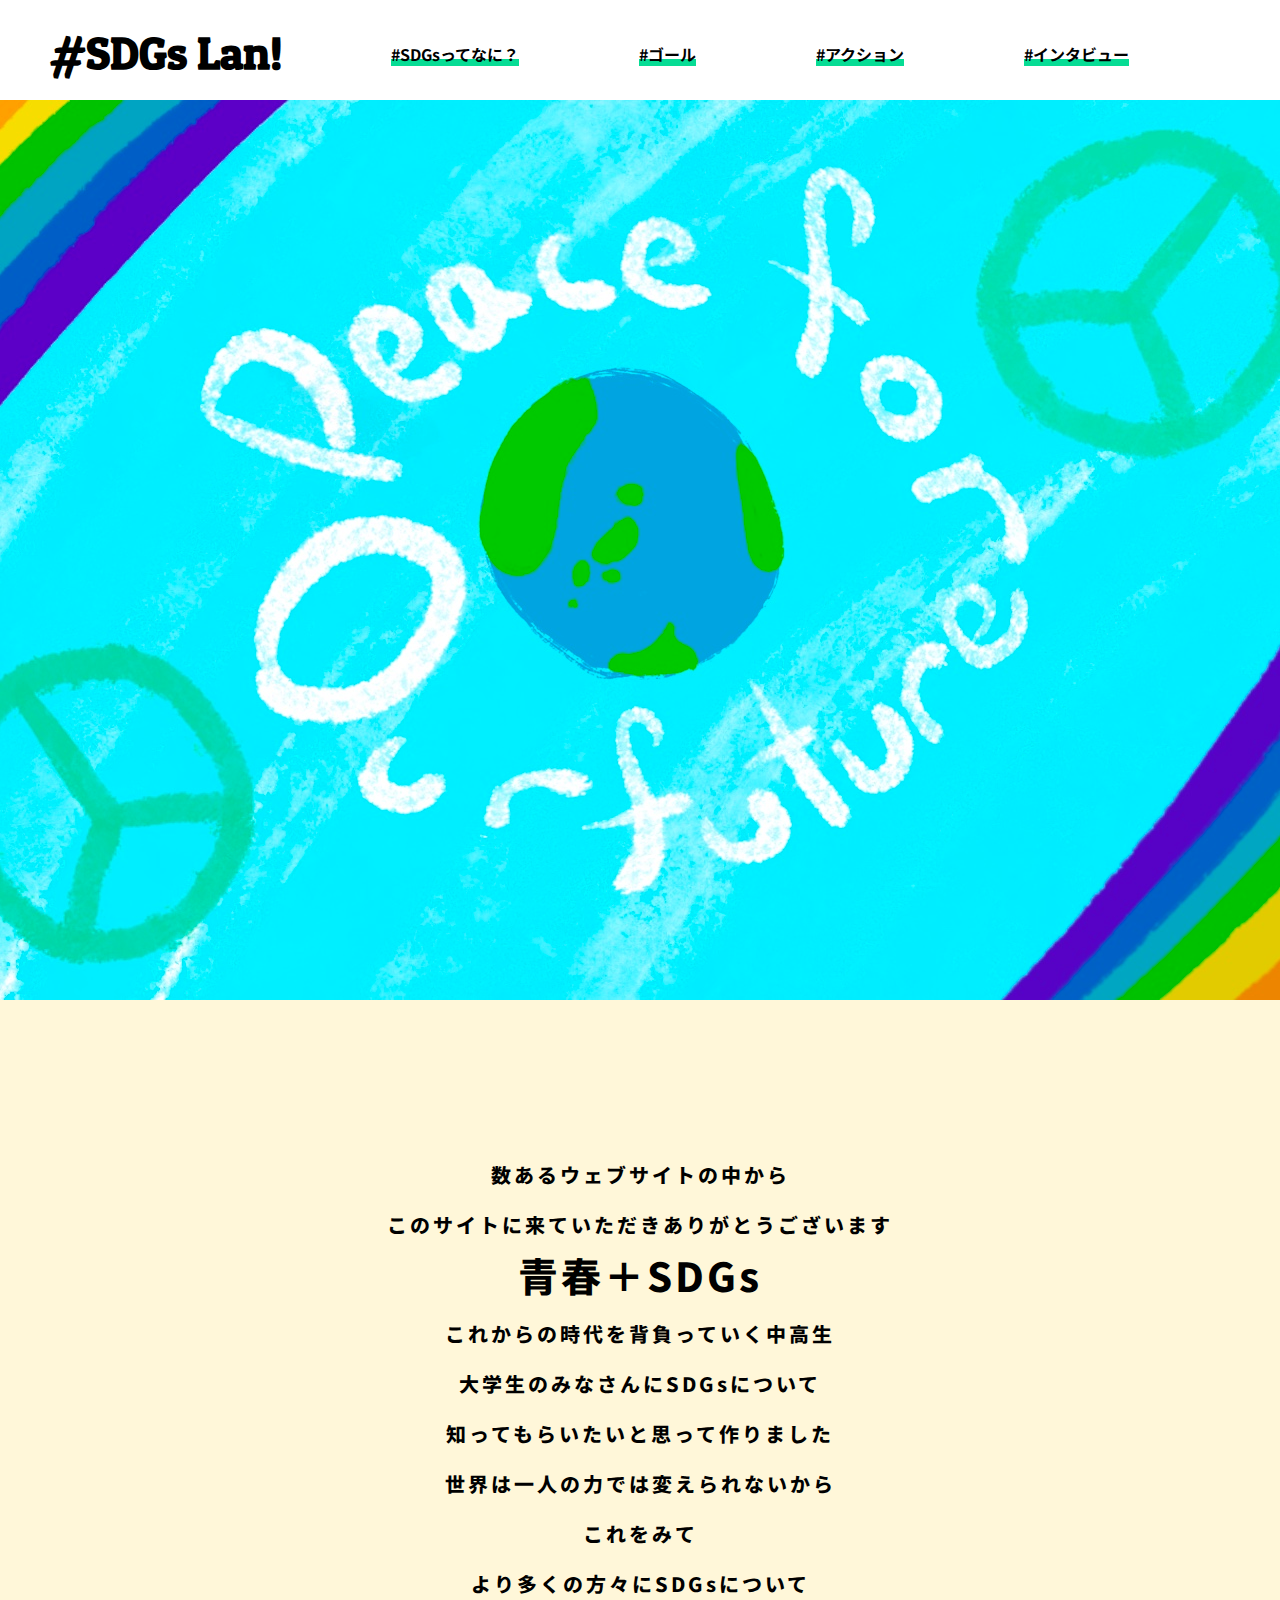
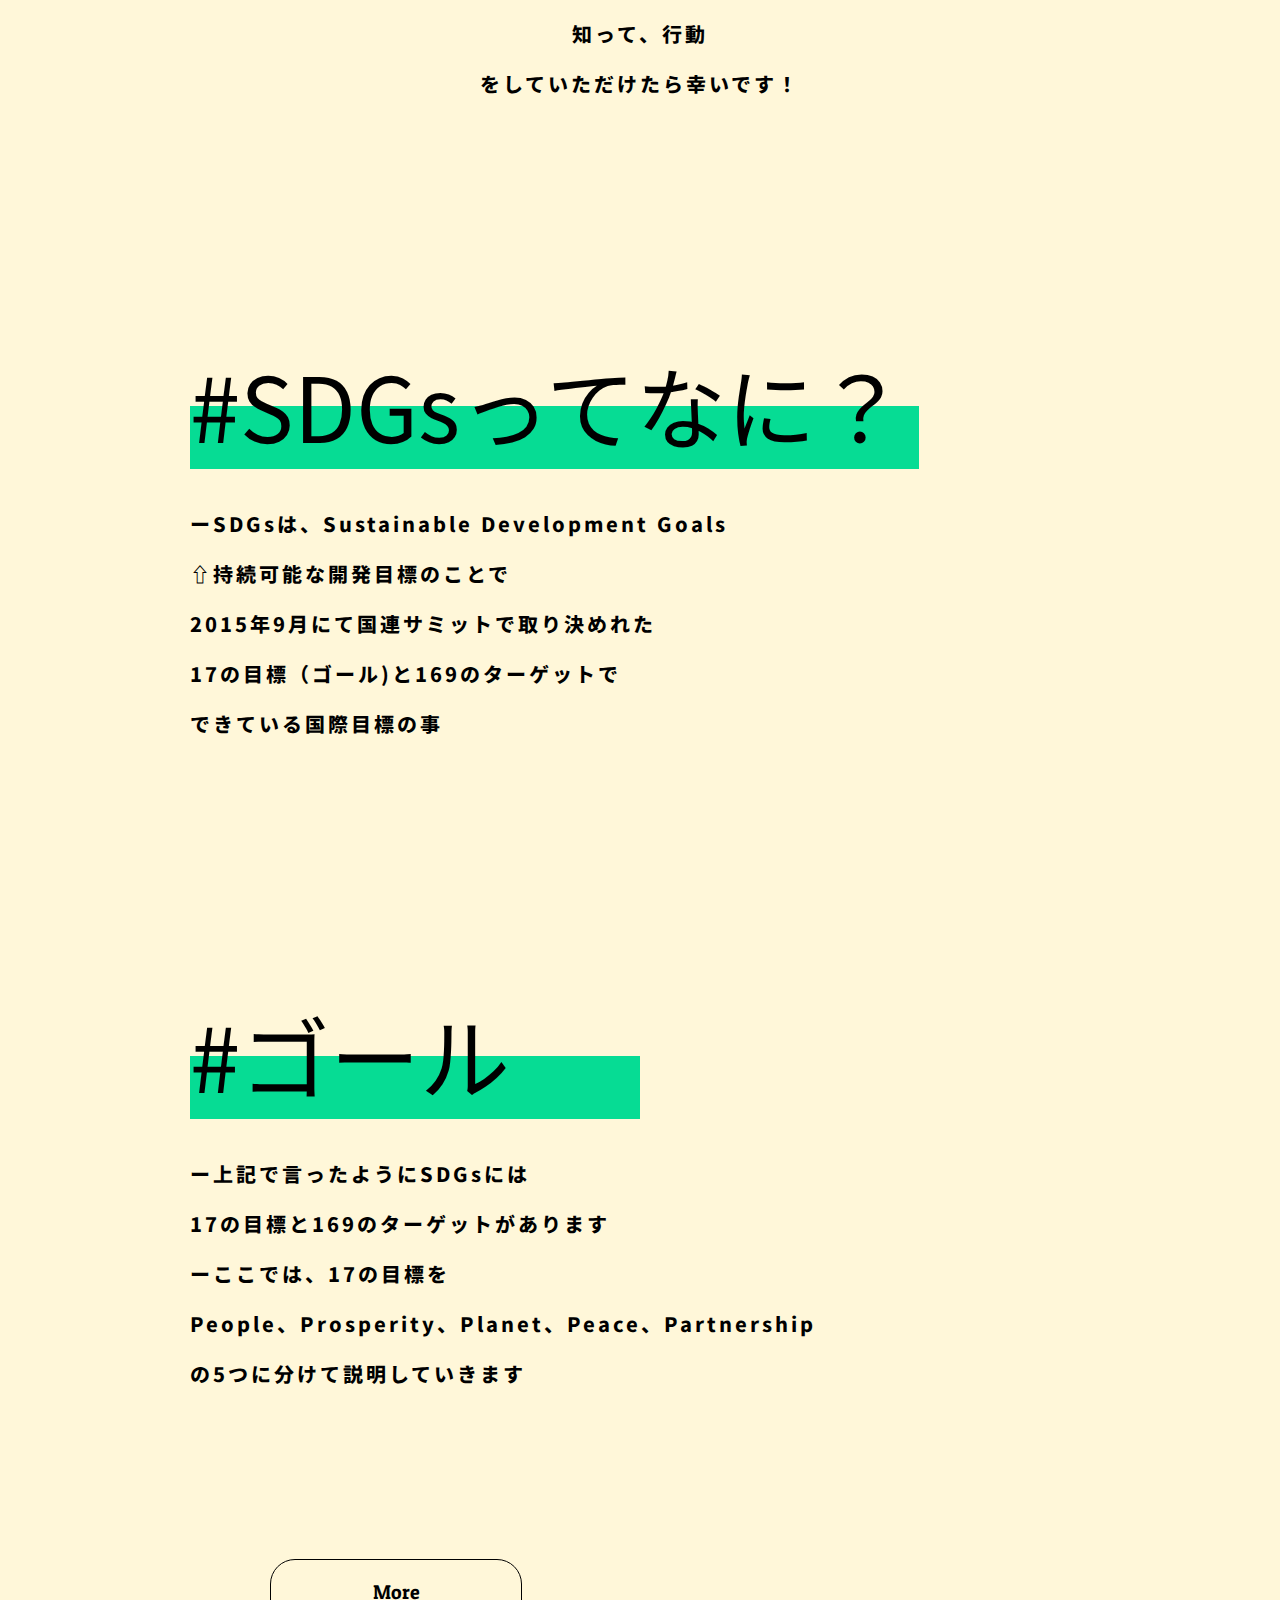
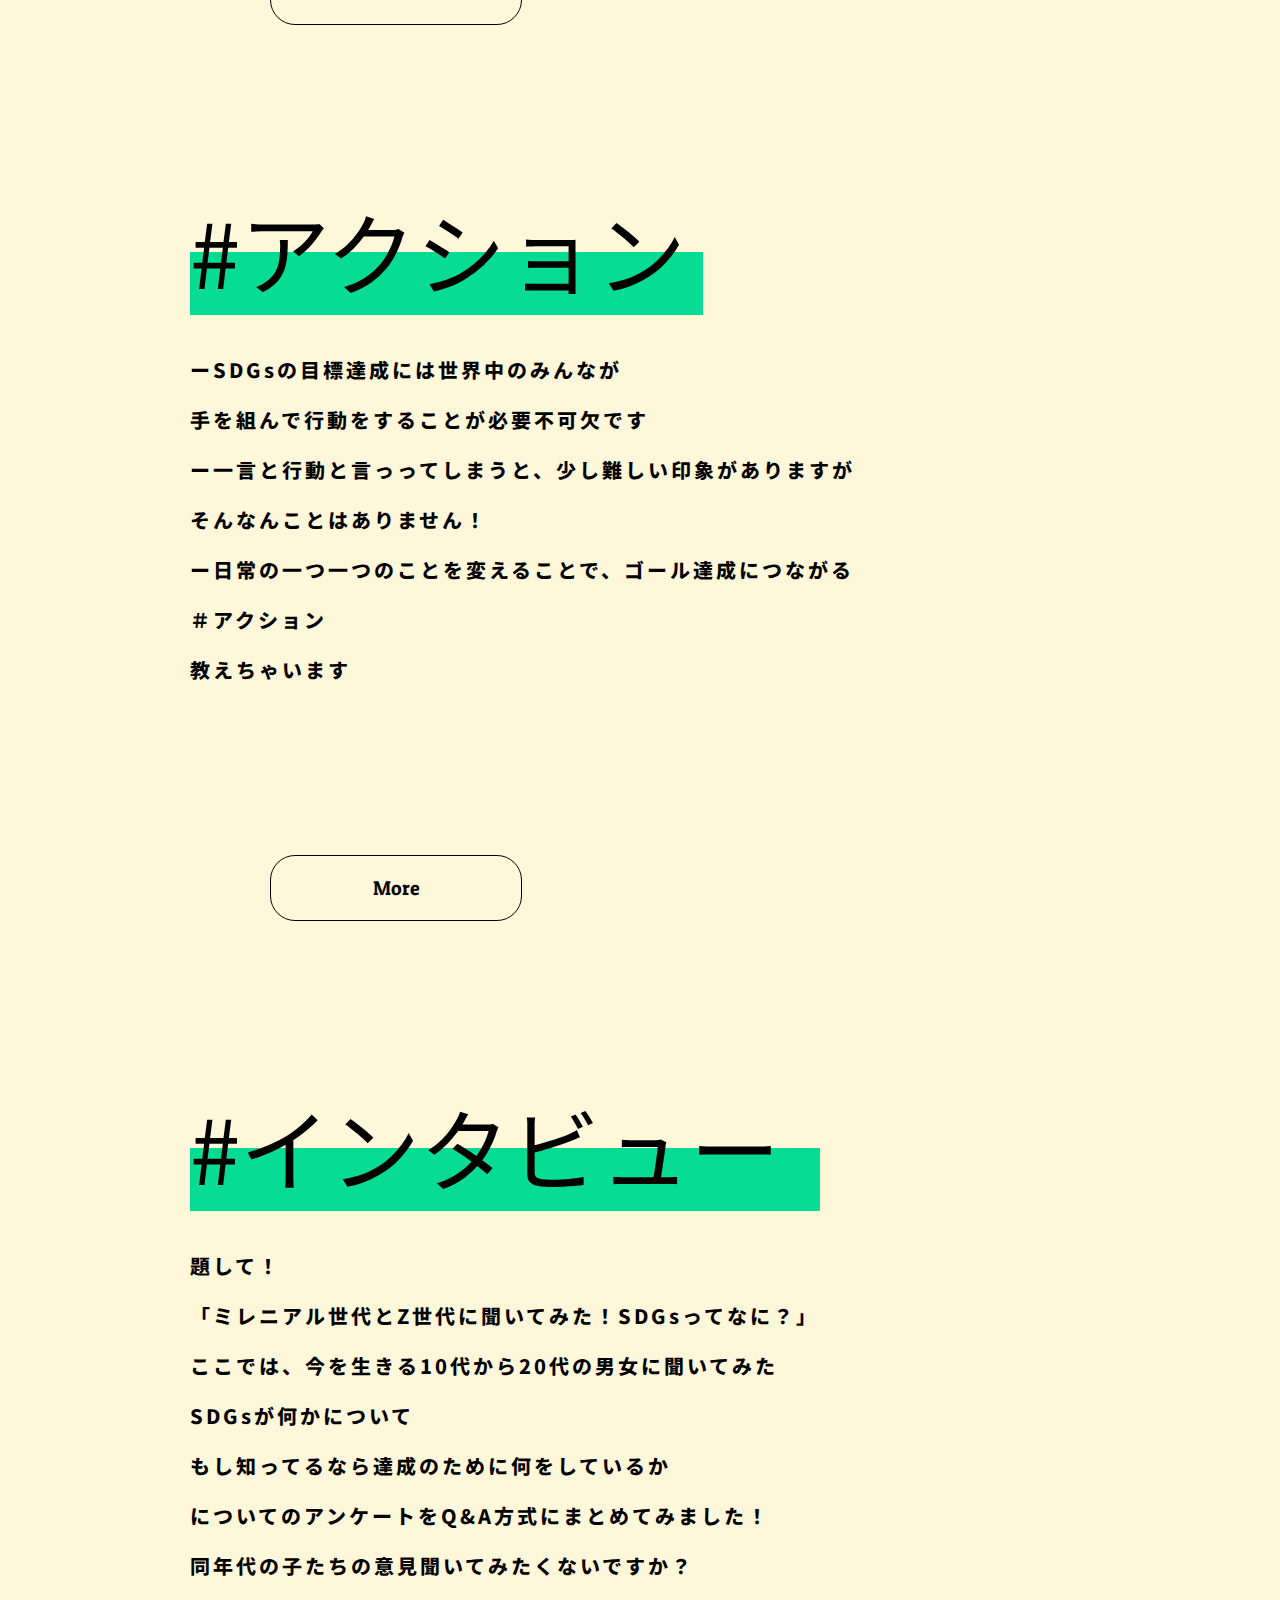
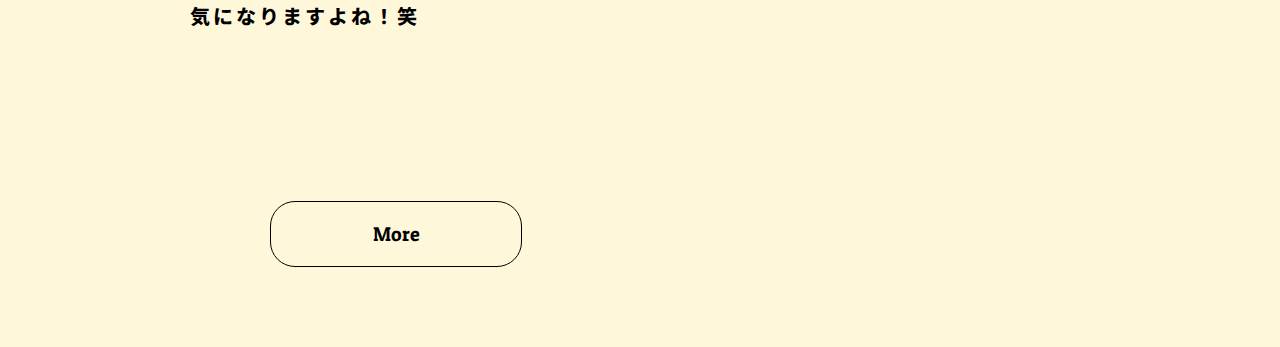
<file: index.html>
<!DOCTYPE html>

<head>
    <meta charset="UTF-8">
    <meta name="viewport" content="width = device-width, initial-scale = 1.0, minimum-scale = 1.0">
    <title>#SDGs Lan!</title>
    <link rel="stylesheet" href="style.css">
    <link rel="preconnect" href="https://fonts.gstatic.com">
    <link href="https://fonts.googleapis.com/css2?family=Patua+One&display=swap" rel="stylesheet">
    <link rel="preconnect" href="https://fonts.gstatic.com">
    <link href="https://fonts.googleapis.com/css2?family=Kiwi+Maru:wght@300&family=Patua+One&display=swap" rel="stylesheet">
    <link href="https://fonts.adobe.com/fonts/ta-kaku-shadow#about-section">
    <link href="https://fonts.adobe.com/fonts/rampart-one#details-section+rampart-one-regular">
    <link rel="preconnect" href="https://fonts.gstatic.com">
    <link href="https://fonts.googleapis.com/css2?family=Patua+One&display=swap" rel="stylesheet">
    <link rel="preconnect" href="https://fonts.gstatic.com">
<link href="https://fonts.googleapis.com/css2?family=Noto+Sans+JP:wght@300;500&display=swap" rel="stylesheet">
    <link rel="preconnect" href="https://fonts.gstatic.com">
<link href="https://fonts.googleapis.com/css2?family=Noto+Sans+JP:wght@300&display=swap" rel="stylesheet">


    


</head>

<body id="section_1">

    <div id="header">
            <h1>#SDGs Lan!</h1>
            <nav>

            <ul id ="first">
                <li class="nav_item"><a href="#section_whatsdgs">#SDGsってなに？</a></li>
                <li class="nav_item"><a href="#section_goal">#ゴール</a></li>
                <li class="nav_item"><a href="#section_action">#アクション</a></li>
                <li class="nav_item"><a href="#section_interview">#インタビュー</a></li>
            </ul>
        </nav>


    </div>

    <div class="main-visual"></div>



    <main>

        <div id="introduction">
            <div class="wrapper">
                <div class="bold">
                    <p>数あるウェブサイトの中から<br>このサイトに来ていただきありがとうございます<br><span>青春＋SDGs</span><br>これからの時代を背負っていく中高生<br>大学生のみなさんにSDGsについて<br>知ってもらいたいと思って作りました<br>世界は一人の力では変えられないから<br>これをみて<br>より多くの方々にSDGsについて<br>知って、行動<br>をしていただけたら幸いです！<br></p>
                </div>
            </div>
        </div>

        <section id="section_whatsdgs">
            <div class="wrapper">
                <div id="whatsedgs">
                    <div id="title_sdgs">
                        <h2>#SDGsってなに？</h2>
                    </div>

                    <p>
                        ーSDGsは、Sustainable Development Goals<br>⇧持続可能な開発目標のことで<br>2015年9月にて国連サミットで取り決めれた<br>17の目標（ゴール)と169のターゲットで<br>できている国際目標の事
                    </p>


                </div>
            </div>
        </section>

        <section id="section_goal">
            <div class="wrapper">
                <div id="goals_main">

                    <div id="title_goals_main">
                        <h2>#ゴール</h2>
                    </div>

                    <p>
                       ー上記で言ったようにSDGsには<br>17の目標と169のターゲットがあります<br>ーここでは、17の目標を<br>People、Prosperity、Planet、Peace、Partnership<br>の5つに分けて説明していきます

                    </p>

                    <a href="goals.html" target="_blank" class="btntextchange">More</a>

                </div>
            </div>
        </section>

        <section id="section_action">
            <div class="wrapper">
                <div id="action_main">

                    <div id="title_action">
                        <h2>#アクション</h2>
                    </div>

                    <p>
                       ーSDGsの目標達成には世界中のみんなが<br>手を組んで行動をすることが必要不可欠です<br>ー一言と行動と言っってしまうと、少し難しい印象がありますが<br>そんなんことはありません！<br>ー日常の一つ一つのことを変えることで、ゴール達成につながる<br>＃アクション<br>教えちゃいます
                    </p>

                    <a href="action.html" target="_blank" class="btntextchange">More</a>
                </div>
            </div>
        </section>

        <section id="section_interview">
            <div class="wrapper">
                <div id="interview_main">

                    <div id="title_interview">
                        <h2>#インタビュー</h2>
                    </div>

                    <p>
                        題して！<br>「ミレニアル世代とZ世代に聞いてみた！SDGsってなに？」<br>ここでは、今を生きる10代から20代の男女に聞いてみた<br>SDGsが何かについて<br>もし知ってるなら達成のために何をしているか<br>についてのアンケートをQ&A方式にまとめてみました！<br>同年代の子たちの意見聞いてみたくないですか？<br>気になりますよね！笑

                    </p>

                    <a href="interview.html" target="_blank" class="btntextchange">More</a>

                </div>
            </div>
        </section>


    </main>

</body>
</file>
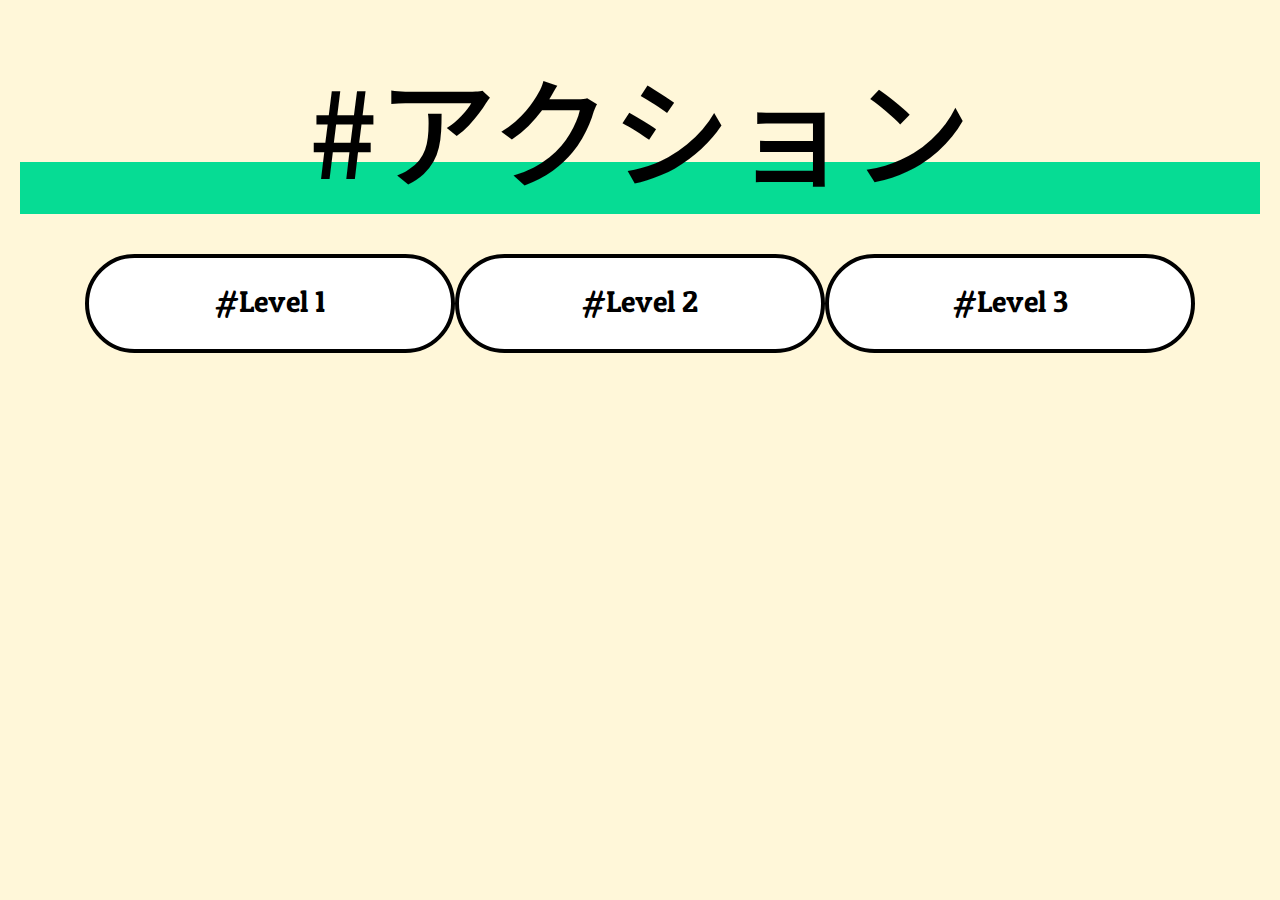
<file: action.html>
<!DOCTYPE html>


<head>
    <meta charset="UTF-8">
    <meta name="viewport" content="width = device-width, initial-scale = 1.0, minimum-scale = 1.0">
    <title>
        #SDGs Lan!-#Action
    </title>
    <link rel="stylesheet" href="style.css">
    <link rel="preconnect" href="https://fonts.gstatic.com">
    <link href="https://fonts.googleapis.com/css2?family=Noto+Sans+JP:wght@300;500&display=swap" rel="stylesheet">
    <link rel="preconnect" href="https://fonts.gstatic.com">
    <link href="https://fonts.googleapis.com/css2?family=Noto+Sans+JP:wght@100&display=swap" rel="stylesheet">
    <link rel="preconnect" href="https://fonts.gstatic.com">
    <link href="https://fonts.googleapis.com/css2?family=Comfortaa:wght@700&family=Londrina+Shadow&family=M+PLUS+Rounded+1c:wght@500&family=Patua+One&family=Train+One&display=swap" rel="stylesheet">
</head>

<body id="section_3">
    <div class="midashi">
        <h2>#アクション</h2>
    </div>

    <ul id="third">
        <li>
            <a href="#level_1">#Level 1</a>
        </li>
        <!--はじめに「全て」ボタンに現在地表示をつけるためactive というクラス名を付与-->
        <li>
            <a href="#level_2">#Level 2</a>
        </li>
        <li>
            <a href="#level_3">#Level 3</a>
        </li>
    </ul>
    
<div id="level_1">
    <action_box_1>
        <div class="action_title">
            
        </div>
        
    
    </action_box_1>
</div>
    

</body>
</file>
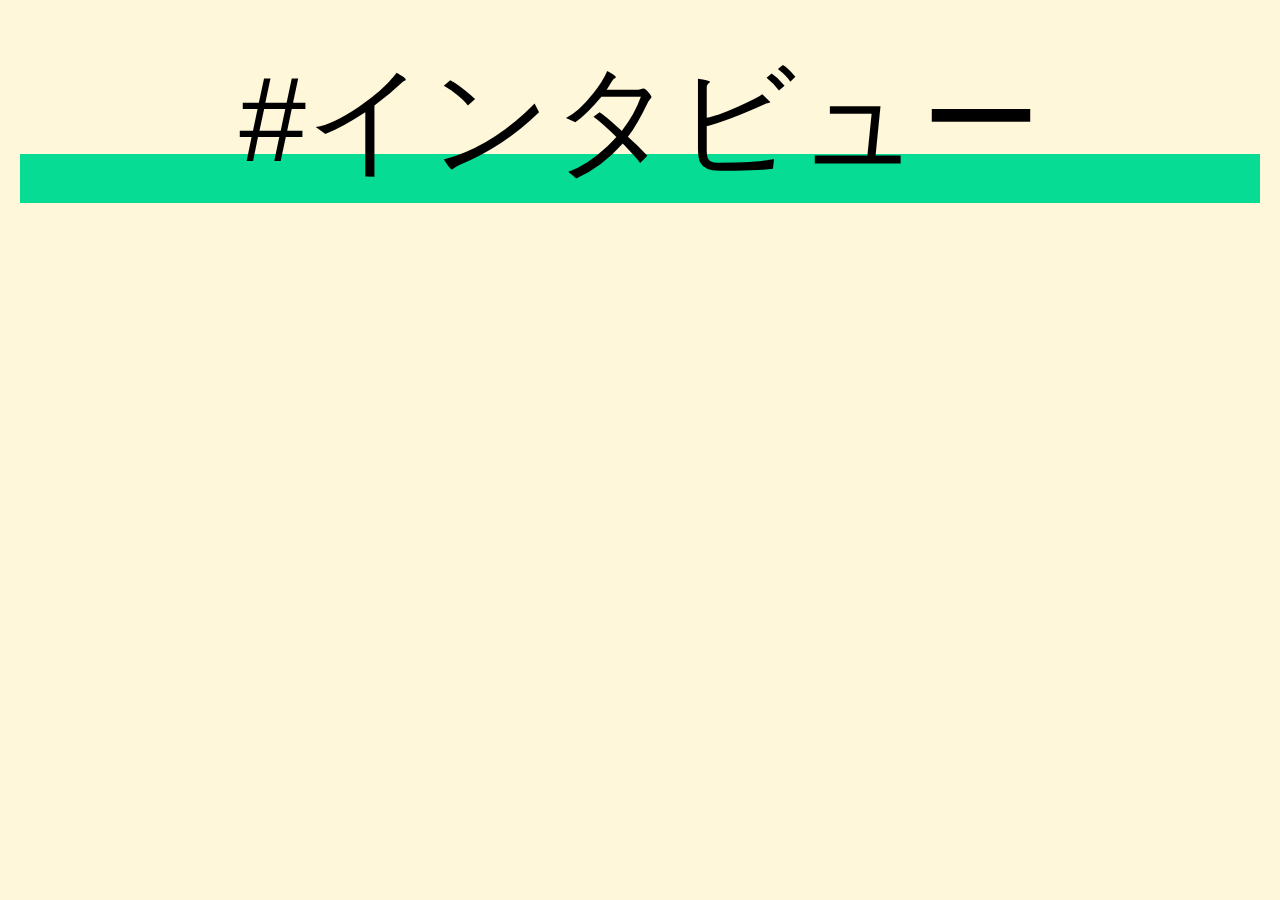
<file: interview.html>
<head>
   <meta charset="UTF-8">
    <meta name="viewport" content="width = device-width, initial-scale = 1.0, minimum-scale = 1.0"> 
    <title>
        #SDGs Lan!-#Interview
    </title>
    <link rel="stylesheet" href="style.css">
</head>

<body id="section_4">
    <div class="midashi">
        <h2>#インタビュー</h2>
    </div>
</body>
</file>
<file: style.css>
* {
    padding: 0;
    margin: 0;
}

#section_1 {
    background-color: #FFF7D9;
}

#header {
    background-color: #fff;
    width: 100%;
    height: 100px;
    overflow: hidden;

}

#first {
    overflow: hidden;
}

#first li {
    float: left;
    list-style-type: none;
    margin-top: 2px;
    text-align: right;
}

#first li a {
    text-decoration: none;
    font-weight: bold;
    color: #000;
    display: block;
    margin: 40px 60px 0px;
    font-family: 'Noto Sans JP', sans-serif;
    background: linear-gradient(transparent 70%, #06DC94 0%);
    font-size: 25pxs;
}

#first a:hover {
    color: #808080;
}





.main-visual {
    background: url("img/sdgshero.jpg")0 0 no-repeat;
    width: 100vw;
    height: 100vh;
    background-size: cover;
    background-position: center;
}


.wrapper {
    width: 900px;
    margin: auto;
}

#header h1 {
    float: left;
    color: #f9f9f9;
    margin-right: 48px;
    margin-top: 25px;
    margin-left: 50px;
    color: #000;
    font-size: 45px;
    font-family: 'Patua One', cursive;
    font-weight: 500px;


}

#title_sdgs h2 {
    color: #000;
    font-size: 90px;
    font-style: normal;
    font-weight: 400;
    padding-top: 80px;
    font-family: 'Noto Sans JP', sans-serif;
    background: linear-gradient(transparent 70%, #06DC94 0%);
    width: 81%;

}

#title_goals_main h2 {
    color: #000;
    font-size: 90px;
    font-style: normal;
    font-weight: 400;
    padding-top: 80px;
    font-family: 'Noto Sans JP', sans-serif;
    background: linear-gradient(transparent 70%, #06DC94 0%);
    width: 50%;

}

#title_action h2 {
    color: #000;
    font-size: 90px;
    font-style: normal;
    font-weight: 400;
    padding-top: 80px;
    font-family: 'Noto Sans JP', sans-serif;
    background: linear-gradient(transparent 70%, #06DC94 0%);
    width: 57%;

}

#title_interview h2 {
    color: #000;
    font-size: 90px;
    font-style: normal;
    font-weight: 400;
    padding-top: 80px;
    font-family: 'Noto Sans JP', sans-serif;
    background: linear-gradient(transparent 70%, #06DC94 0%);
    width: 70%;

}

p {
    margin-top: 30px;
    color: #000;
    font-size: 20px;
    font-family: 'Noto Sans JP', sans-serif;
    font-style: normal;
    font-weight: 800;
    line-height: 50px;
    letter-spacing: 3px;
    margin-bottom: 80px;
}

ul li a:hover {
    color: #06DC94;
}

#introduction {
    text-align: center;
    text-decoration: bold;
    font-size: 25px;
    margin-top: 150px;
    margin-bottom: 150px;
}

#section_whatsdgs {
    padding-bottom: 80px;
}

#section_goal {}

#section_action {}

#section_interview {}

.btntextchange {
    /*テキストの基点とするためrelativeを指定*/
    position: relative;
    /*ボタンの形状*/
    border: 1px solid #000;
    border-radius: 25px;
    min-width: 210px;
    padding: 20px;
    text-align: center;
    display: inline-block;
    text-decoration: none;
    color: #000;
    outline: none;
    /*アニメーションの指定*/
    transition: all .2s;
    margin: 80px;
    font-family: 'Patua One', cursive;
    font-size: 20px;
}

/*hoverした際の変化*/
.btntextchange:hover {
    background: #fff;
    color: #000;
}

.btntextchange:hover span:nth-child(2) {
    opacity: 1;
    /*不透明に*/
}

#section_2 {
    background-color: #FFF7D9;
}

.midashi h2 {
    text-align: center;
    font-size: 120px;
    margin: 20px;
    font-family: 'Noto Sans JP', sans-serif;
    font-weight: 500;
    font-style: normal;
    color: #000;
    background: linear-gradient(transparent 70%, #06DC94 0%);
    margin-top: 40px;
    margin-bottom: 40px;
}

#second {
    display: flex;
    justify-content: space-around;
    font-size: 30px;
    padding-right: 85px;
    padding-left: 85px;
}

#second li {
    list-style-type: none;
    width: 190px;
    border-radius: 60px;
    border: 4px solid #000;
    text-align: center;
    font-size: 27px;
    padding-top: 25px;
    padding-bottom: 30px;
    font-family: 'Patua One', cursive;
    color: #000;
    background-color: #fff;

}

#second li a {
    text-decoration: none;
    color: #000;
}

#second li:hover {
    background-color: #BEFC51;
}

.top-banner {
    display: flex;
    flex-wrap: wrap;
}

.top-banner li {
    width: calc(100%/4);
    /*←画像を横に4つ並べる場合*/
    padding: 0 5px;
    /*←画像の左右に5pxの余白を入れる場合*/
    box-sizing: border-box;
}

.top-banner li img {
    max-width: 100%;
    /*画像のはみだしを防ぐ*/
    height: auto;
    /*画像の縦横比を維持 */
    border: solid 1px #ccc;
    /*←画像を1pxのグレーの枠線で囲む指定の場合*/
}

.goals_box1 {
    width: 387px;
    height: 1100px;
    background-color: #fff;
    border: 3px solid #000;
    border-radius: 15px;
    margin: 40px 30px 20px;

}

.goals_box2 {
    height: 1200px;
    width: 387px;
    background-color: #fff;
    border: 2px solid #000;
    border-radius: 15px;
    margin: 40px 30px 20px;
}

.goals_box3 {
    height: 1300px;
    width: 387px;
    background-color: #fff;
    border: 2px solid #000;
    border-radius: 15px;
    margin: 40px 30px 20px;
}

.goals_box4 {
    height: 1400px;
    width: 387px;
    background-color: #fff;
    border: 2px solid #000;
    border-radius: 15px;
    margin: 40px 30px 20px;
}

.goals_title {
    font-size: 35px;
    padding: 20px;
    color: #000;
    font-family: 'Noto Sans JP', sans-serif;
    font-weight: 650;
}

.goals_group_1 {
    display: flex;
}

.goals_group_2 {
    display: flex;
}

.goals_group_3 {
    display: flex;
}

.goals_group_4 {
    display: flex;
}

.goals_group_5 {
    display: flex;
}

.goals_group_6 {}

.goals_group_7 {}


#one {
    background: linear-gradient(transparent 70%, #D12C29 0%);
    width: 64%;

}

#two {
    background: linear-gradient(transparent 70%, #CDA836 0%);
    width: 55%;
}

#three {
    background: linear-gradient(transparent 70%, #439548 0%);
    width: 55%;
}

#fourth {
    background: linear-gradient(transparent 70%, #B22B2F 0%);
    width: 55%;
}

#fifth {
    background: linear-gradient(transparent 70%, #D8422B 0%);
    width: 64%;
}

#sixth {
    background: linear-gradient(transparent 70%, #4BA3D2 0%);
    width: 73%;
}

#seventh {
    background: linear-gradient(transparent 70%, #F1C043 0%);
    width: 55%;
}

#eighth {
    background: linear-gradient(transparent 70%, #8A1F33 0%);
    width: 46%;
}

#nineth {
    background: linear-gradient(transparent 70%, #DC712D 0%);
    width: 73%;
}

#tenth {
    background: linear-gradient(transparent 70%, #C82D78 0%);
    width: 55%;
}

#eleventh {
    background: linear-gradient(transparent 70%, #E9A63D 0%);
    width: 64%;
}

#twelveth {
    background: linear-gradient(transparent 70%, #C69536 0%);
    width: 46%;
}

#thirteenth {
    background: linear-gradient(transparent 70%, #4E773D 0%);
    width: 64%;
}

#fourteenth {
    background: linear-gradient(transparent 70%, #3172B4 0%);
    width: 60%;
}

#fifteenth {
    background: linear-gradient(transparent 70%, #52A549 0%);
    width: 55%;
}

#sixteen {
    background: linear-gradient(transparent 70%, #1E4D83 0%);
    width: 55%;
}

#seventeen {
    background: linear-gradient(transparent 70%, #112F64 0%);
    width: 82%;
}


span {
    font-size: 40px;
}

.p_goals {
    font-size: 20px;
    line-height: 30px;
    letter-spacing: 3px;
    color: #000;
    margin: 30px 20px 10px;
    font-family: 'Noto Sans JP', sans-serif;
    font-weight: 400;
}

figure_1 {
    margin-top: 100px;
    margin-left: 70px;
    margin-right: 70px;
}



#section_3 {
    background-color: #FFF7D9;
}

#third {
    display: flex;
    justify-content: space-around;
    font-size: 30px;
    padding-right: 85px;
    padding-left: 85px;
}

#third li {
    list-style-type: none;
    width: 400px;
    border-radius: 60px;
    border: 4px solid #000;
    text-align: center;
    font-size: 30px;
    padding-top: 25px;
    padding-bottom: 30px;
    font-family: 'Patua One', cursive;
    color: #000;
    background-color: #fff;

}

#third li a {
    text-decoration: none;
    color: #000;
}

#third li:hover {
    background-color: #BEFC51;
}

.action_box_1{
    width: 650px;
    height: 350px;
    background-color: #fff;
    border: 3px solid #000;
    border-radius: 15px;
}


#section_4 {
    background-color: #FFF7D9;
}




/*ここからスマホ用*/
@media all and(max-width:480px) {

    /*メインページ*/
    #header{
        height:86px;
    }
    
    
    main-visual{
        
    }
    
    header h1{
        font-size: 30px;
        text-align:left;
        margin:2px;
    }
    
    title h2{
        
    }
    
    p{
        
    }
    
    
    
    

}
</file>
